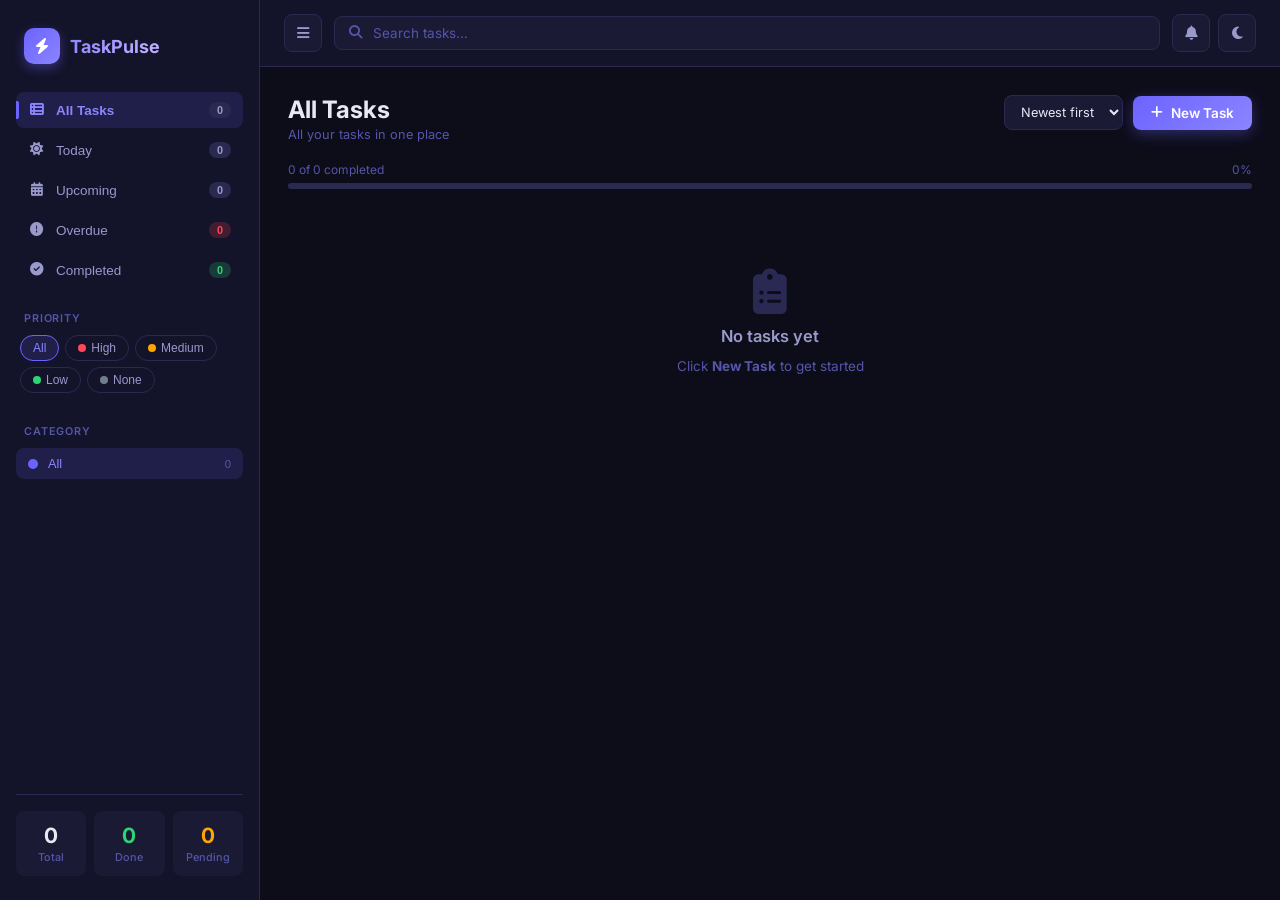
<file: TaskPulse.html>
<!DOCTYPE html>
<html lang="en" data-theme="dark">
<head>
<meta charset="UTF-8" />
<meta name="viewport" content="width=device-width, initial-scale=1.0" />
<title>TaskPulse</title>
<link rel="preconnect" href="https://fonts.googleapis.com" />
<link href="https://fonts.googleapis.com/css2?family=Inter:wght@300;400;500;600;700&display=swap" rel="stylesheet" />
<link rel="stylesheet" href="https://cdnjs.cloudflare.com/ajax/libs/font-awesome/6.4.2/css/all.min.css" />
<style>
/* ══ Variables ════════════════════════════════════════════════ */
:root {
  --bg:       #0d0d1a;
  --bg2:      #13132a;
  --bg3:      #1a1a35;
  --card:     #1e1e3a;
  --card2:    #252545;
  --border:   #2a2a50;
  --border2:  #353560;
  --txt:      #e8e8f5;
  --txt2:     #9999cc;
  --txt3:     #5555aa;
  --accent:   #6c63ff;
  --accent2:  #8b85ff;
  --accentbg: rgba(108,99,255,.15);
  --p-high:   #ff4757;
  --p-med:    #ffa502;
  --p-low:    #2ed573;
  --p-none:   #747d8c;
  --success:  #2ed573;
  --warning:  #ffa502;
  --danger:   #ff4757;
  --info:     #1e90ff;
  --c-general:   #747d8c;
  --c-work:      #5352ed;
  --c-personal:  #ff6b81;
  --c-shopping:  #26de81;
  --c-health:    #45aaf2;
  --c-finance:   #fd9644;
  --c-education: #a55eea;
  --radius:  12px;
  --radius2: 8px;
  --radius3: 6px;
  --shadow:  0 4px 24px rgba(0,0,0,.4);
  --shadow2: 0 8px 40px rgba(0,0,0,.5);
  --trans:   all .2s ease;
}
[data-theme="light"] {
  --bg:       #f0f2ff;
  --bg2:      #ffffff;
  --bg3:      #eaecff;
  --card:     #ffffff;
  --card2:    #f5f6ff;
  --border:   #dde0ff;
  --border2:  #c5c8f5;
  --txt:      #1a1a35;
  --txt2:     #555585;
  --txt3:     #9090bb;
  --accent:   #5a52e0;
  --accent2:  #7b74ff;
  --accentbg: rgba(90,82,224,.1);
  --shadow:   0 4px 24px rgba(90,82,224,.12);
  --shadow2:  0 8px 40px rgba(90,82,224,.18);
}
/* ══ Reset ════════════════════════════════════════════════════ */
*,*::before,*::after{box-sizing:border-box;margin:0;padding:0}
html{font-size:15px}
body{font-family:'Inter',system-ui,sans-serif;background:var(--bg);color:var(--txt);min-height:100vh;transition:background .3s,color .3s;overflow-x:hidden}
::-webkit-scrollbar{width:6px}
::-webkit-scrollbar-track{background:transparent}
::-webkit-scrollbar-thumb{background:var(--border2);border-radius:3px}
::-webkit-scrollbar-thumb:hover{background:var(--txt3)}
/* ══ Layout ═══════════════════════════════════════════════════ */
.app{display:flex;height:100vh;overflow:hidden}
/* Sidebar */
.sidebar{width:260px;min-width:260px;background:var(--bg2);border-right:1px solid var(--border);display:flex;flex-direction:column;padding:24px 16px;gap:8px;overflow-y:auto;transition:width .3s,min-width .3s,transform .3s;z-index:50}
.sidebar.collapsed{width:0;min-width:0;padding:0;overflow:hidden}
.sidebar-logo{display:flex;align-items:center;gap:10px;padding:4px 8px 20px}
.logo-icon{width:36px;height:36px;background:linear-gradient(135deg,var(--accent),var(--accent2));border-radius:10px;display:flex;align-items:center;justify-content:center;font-size:16px;color:#fff;flex-shrink:0;box-shadow:0 4px 12px rgba(108,99,255,.4)}
.logo-text{font-size:1.2rem;font-weight:700;background:linear-gradient(135deg,var(--accent2),#c4b5ff);-webkit-background-clip:text;-webkit-text-fill-color:transparent;background-clip:text;white-space:nowrap}
.sidebar-nav{display:flex;flex-direction:column;gap:4px}
.nav-item{display:flex;align-items:center;gap:10px;padding:10px 12px;border-radius:var(--radius2);background:none;border:none;color:var(--txt2);font-size:.9rem;font-weight:500;cursor:pointer;text-align:left;transition:var(--trans);width:100%;position:relative}
.nav-item i{width:18px;text-align:center;font-size:.9rem}
.nav-item span:not(.nav-badge){flex:1}
.nav-item:hover{background:var(--accentbg);color:var(--txt)}
.nav-item.active{background:var(--accentbg);color:var(--accent2);font-weight:600}
.nav-item.active::before{content:'';position:absolute;left:0;top:25%;bottom:25%;width:3px;background:var(--accent);border-radius:0 2px 2px 0}
.nav-badge{font-size:.72rem;font-weight:600;padding:2px 7px;border-radius:20px;background:var(--border);color:var(--txt2);min-width:22px;text-align:center}
.nav-badge.danger{background:rgba(255,71,87,.2);color:var(--danger)}
.nav-badge.success{background:rgba(46,213,115,.2);color:var(--success)}
.sidebar-section{padding:16px 0 8px}
.section-label{font-size:.72rem;font-weight:600;text-transform:uppercase;letter-spacing:.08em;color:var(--txt3);padding:0 8px 10px}
.priority-filters{display:flex;flex-wrap:wrap;gap:6px;padding:0 4px}
.pf-btn{display:flex;align-items:center;gap:5px;padding:5px 12px;border-radius:20px;border:1px solid var(--border);background:none;color:var(--txt2);font-size:.8rem;font-weight:500;cursor:pointer;transition:var(--trans)}
.pf-btn:hover{border-color:var(--accent);color:var(--txt)}
.pf-btn.active{background:var(--accentbg);border-color:var(--accent);color:var(--accent2)}
.dot{width:8px;height:8px;border-radius:50%;flex-shrink:0}
.dot.high{background:var(--p-high)}
.dot.medium{background:var(--p-med)}
.dot.low{background:var(--p-low)}
.dot.none{background:var(--p-none)}
.category-filters{display:flex;flex-direction:column;gap:4px}
.cat-btn{display:flex;align-items:center;gap:10px;padding:8px 12px;border-radius:var(--radius2);background:none;border:none;color:var(--txt2);font-size:.85rem;cursor:pointer;text-align:left;transition:var(--trans);width:100%}
.cat-btn:hover{background:var(--accentbg);color:var(--txt)}
.cat-btn.active{background:var(--accentbg);color:var(--accent2)}
.cat-dot{width:10px;height:10px;border-radius:50%;flex-shrink:0}
.cat-name{flex:1}
.cat-count{font-size:.75rem;color:var(--txt3)}
.sidebar-stats{margin-top:auto;display:flex;gap:8px;border-top:1px solid var(--border);padding-top:16px}
.stat-block{flex:1;display:flex;flex-direction:column;align-items:center;gap:3px;background:var(--bg3);border-radius:var(--radius2);padding:12px 8px}
.stat-num{font-size:1.4rem;font-weight:700;color:var(--txt)}
.stat-num.success{color:var(--success)}
.stat-num.warning{color:var(--warning)}
.stat-lbl{font-size:.72rem;color:var(--txt3);font-weight:500}
/* Main */
.main{flex:1;display:flex;flex-direction:column;overflow:hidden}
.top-bar{display:flex;align-items:center;gap:12px;padding:14px 24px;background:var(--bg2);border-bottom:1px solid var(--border);flex-shrink:0}
.search-wrap{flex:1;display:flex;align-items:center;gap:10px;background:var(--bg3);border:1px solid var(--border);border-radius:var(--radius2);padding:8px 14px;transition:var(--trans)}
.search-wrap:focus-within{border-color:var(--accent)}
.search-wrap i{color:var(--txt3);font-size:.9rem}
.search-wrap input{flex:1;background:none;border:none;outline:none;color:var(--txt);font-size:.9rem;font-family:inherit}
.search-wrap input::placeholder{color:var(--txt3)}
.top-actions{display:flex;gap:8px}
.icon-btn{width:38px;height:38px;display:flex;align-items:center;justify-content:center;background:var(--bg3);border:1px solid var(--border);border-radius:var(--radius2);color:var(--txt2);cursor:pointer;font-size:.95rem;transition:var(--trans);position:relative;flex-shrink:0}
.icon-btn:hover{background:var(--accentbg);border-color:var(--accent);color:var(--accent2)}
.notif-dot{position:absolute;top:6px;right:6px;width:8px;height:8px;border-radius:50%;background:var(--success);border:2px solid var(--bg2);display:none}
.notif-dot.active{display:block}
.content{flex:1;overflow-y:auto;padding:28px 28px 40px;display:flex;flex-direction:column;gap:20px}
.content-head{display:flex;align-items:flex-start;justify-content:space-between;flex-wrap:wrap;gap:16px}
.view-title{font-size:1.6rem;font-weight:700;color:var(--txt)}
.view-sub{font-size:.85rem;color:var(--txt3);margin-top:3px}
.content-controls{display:flex;align-items:center;gap:10px;flex-wrap:wrap}
.sort-sel{padding:8px 12px;background:var(--bg3);border:1px solid var(--border);border-radius:var(--radius2);color:var(--txt);font-size:.85rem;font-family:inherit;cursor:pointer;outline:none;transition:var(--trans)}
.sort-sel:hover{border-color:var(--accent)}
.add-btn{display:flex;align-items:center;gap:8px;padding:9px 18px;background:linear-gradient(135deg,var(--accent),var(--accent2));color:#fff;border:none;border-radius:var(--radius2);font-size:.9rem;font-weight:600;font-family:inherit;cursor:pointer;transition:var(--trans);box-shadow:0 4px 14px rgba(108,99,255,.35)}
.add-btn:hover{transform:translateY(-1px);box-shadow:0 6px 20px rgba(108,99,255,.45)}
.add-btn:active{transform:translateY(0)}
.progress-wrap{display:flex;flex-direction:column;gap:6px}
.progress-meta{display:flex;justify-content:space-between;font-size:.8rem;color:var(--txt3)}
.progress-bar{height:6px;background:var(--border);border-radius:3px;overflow:hidden}
.progress-fill{height:100%;background:linear-gradient(90deg,var(--accent),var(--accent2));border-radius:3px;transition:width .4s ease}
/* Task list */
.task-list{display:flex;flex-direction:column;gap:10px}
.empty-state{display:flex;flex-direction:column;align-items:center;justify-content:center;gap:12px;padding:60px 20px;color:var(--txt3);text-align:center}
.empty-state i{font-size:3rem;opacity:.4}
.empty-state h3{font-size:1.1rem;font-weight:600;color:var(--txt2)}
.empty-state p{font-size:.9rem}
/* Task card */
.task-card{background:var(--card);border:1px solid var(--border);border-radius:var(--radius);padding:16px 18px;display:flex;align-items:flex-start;gap:14px;transition:var(--trans);position:relative;border-left:4px solid transparent;animation:slideIn .2s ease}
@keyframes slideIn{from{opacity:0;transform:translateY(8px)}to{opacity:1;transform:translateY(0)}}
.task-card:hover{border-color:var(--border2);background:var(--card2);transform:translateY(-1px);box-shadow:var(--shadow)}
.task-card[data-priority="high"]{border-left-color:var(--p-high)}
.task-card[data-priority="medium"]{border-left-color:var(--p-med)}
.task-card[data-priority="low"]{border-left-color:var(--p-low)}
.task-card[data-priority="none"]{border-left-color:var(--p-none)}
.task-card.done{opacity:.6;background:var(--bg3)}
.task-card.done .task-title{text-decoration:line-through;color:var(--txt3)}
.task-card.overdue{border-left-color:var(--danger)}
.task-card.overdue .task-due{color:var(--danger);font-weight:600}
.task-check{width:20px;height:20px;border:2px solid var(--border2);border-radius:50%;background:none;cursor:pointer;flex-shrink:0;margin-top:2px;display:flex;align-items:center;justify-content:center;transition:var(--trans);color:transparent;font-size:.7rem}
.task-check:hover{border-color:var(--success);color:var(--success)}
.task-check.checked{border-color:var(--success);background:var(--success);color:#fff}
.task-body{flex:1;min-width:0}
.task-title{font-size:.95rem;font-weight:600;color:var(--txt);margin-bottom:4px;line-height:1.3;word-break:break-word}
.task-desc{font-size:.82rem;color:var(--txt2);margin-bottom:10px;line-height:1.5;word-break:break-word;display:-webkit-box;-webkit-line-clamp:2;line-clamp:2;-webkit-box-orient:vertical;overflow:hidden}
.task-meta{display:flex;align-items:center;flex-wrap:wrap;gap:8px}
.badge{display:inline-flex;align-items:center;gap:4px;padding:3px 9px;border-radius:20px;font-size:.72rem;font-weight:600}
.badge-priority-high{background:rgba(255,71,87,.15);color:var(--p-high)}
.badge-priority-medium{background:rgba(255,165,2,.15);color:var(--p-med)}
.badge-priority-low{background:rgba(46,213,115,.15);color:var(--p-low)}
.badge-priority-none{background:rgba(116,125,140,.15);color:var(--p-none)}
.badge-cat{border-radius:20px;font-size:.72rem;font-weight:600;padding:3px 9px;color:#fff;opacity:.85}
.badge-cat-general{background:var(--c-general)}
.badge-cat-work{background:var(--c-work)}
.badge-cat-personal{background:var(--c-personal)}
.badge-cat-shopping{background:var(--c-shopping)}
.badge-cat-health{background:var(--c-health)}
.badge-cat-finance{background:var(--c-finance)}
.badge-cat-education{background:var(--c-education)}
.task-due,.task-alarm{display:inline-flex;align-items:center;gap:4px;font-size:.75rem;color:var(--txt3)}
.task-due i,.task-alarm i{font-size:.7rem}
.task-actions{display:flex;gap:4px;flex-shrink:0;opacity:0;transition:opacity .15s ease}
.task-card:hover .task-actions{opacity:1}
.act-btn{width:30px;height:30px;display:flex;align-items:center;justify-content:center;background:var(--bg3);border:1px solid var(--border);border-radius:var(--radius3);color:var(--txt2);cursor:pointer;font-size:.78rem;transition:var(--trans)}
.act-btn:hover{background:var(--accentbg);border-color:var(--accent);color:var(--accent2)}
.act-btn.del-btn:hover{background:rgba(255,71,87,.15);border-color:var(--danger);color:var(--danger)}
.alarm-indicator{position:absolute;top:10px;right:10px;width:8px;height:8px;border-radius:50%;background:var(--warning);animation:pulse 2s infinite;display:none}
.task-card.has-alarm .alarm-indicator{display:block}
@keyframes pulse{0%,100%{opacity:1;transform:scale(1)}50%{opacity:.5;transform:scale(1.3)}}
/* Modal */
.overlay{position:fixed;inset:0;background:rgba(0,0,0,.65);backdrop-filter:blur(4px);display:flex;align-items:center;justify-content:center;z-index:200;opacity:0;pointer-events:none;transition:opacity .2s ease;padding:20px}
.overlay.open{opacity:1;pointer-events:all}
.modal{background:var(--bg2);border:1px solid var(--border);border-radius:var(--radius);width:100%;max-width:520px;max-height:90vh;overflow-y:auto;transform:scale(.95) translateY(10px);transition:transform .2s ease;box-shadow:var(--shadow2)}
.overlay.open .modal{transform:scale(1) translateY(0)}
.confirm-modal{max-width:420px}
.modal-head{display:flex;align-items:center;justify-content:space-between;padding:20px 22px 0;margin-bottom:20px}
.modal-head h2{font-size:1.1rem;font-weight:700}
.modal-body{padding:0 22px}
.modal-foot{display:flex;justify-content:flex-end;gap:10px;padding:20px 22px 22px}
/* Form */
.field{display:flex;flex-direction:column;gap:6px;margin-bottom:16px}
.field label{font-size:.82rem;font-weight:600;color:var(--txt2)}
.field label i{margin-right:4px;font-size:.78rem}
.req{color:var(--danger)}
.field input,.field select,.field textarea{padding:10px 13px;background:var(--bg3);border:1px solid var(--border);border-radius:var(--radius2);color:var(--txt);font-size:.88rem;font-family:inherit;outline:none;transition:var(--trans);width:100%;resize:vertical}
.field input:focus,.field select:focus,.field textarea:focus{border-color:var(--accent);background:var(--bg);box-shadow:0 0 0 3px var(--accentbg)}
.field input::-webkit-calendar-picker-indicator{filter:invert(.6);cursor:pointer}
.field-row{display:flex;gap:14px}
.field-row .field{flex:1;min-width:0}
/* Buttons */
.btn{display:inline-flex;align-items:center;gap:7px;padding:10px 18px;border-radius:var(--radius2);font-size:.88rem;font-weight:600;font-family:inherit;cursor:pointer;border:none;transition:var(--trans)}
.btn.primary{background:linear-gradient(135deg,var(--accent),var(--accent2));color:#fff;box-shadow:0 4px 14px rgba(108,99,255,.35)}
.btn.primary:hover{transform:translateY(-1px);box-shadow:0 6px 20px rgba(108,99,255,.45)}
.btn.ghost{background:var(--bg3);color:var(--txt2);border:1px solid var(--border)}
.btn.ghost:hover{background:var(--border);color:var(--txt)}
.btn.danger{background:rgba(255,71,87,.15);color:var(--danger);border:1px solid rgba(255,71,87,.3)}
.btn.danger:hover{background:var(--danger);color:#fff}
/* Toasts */
.toast-wrap{position:fixed;bottom:24px;right:24px;display:flex;flex-direction:column;gap:10px;z-index:999;pointer-events:none}
.toast{display:flex;align-items:center;gap:10px;padding:13px 18px;background:var(--card2);border:1px solid var(--border);border-radius:var(--radius2);font-size:.85rem;font-weight:500;color:var(--txt);box-shadow:var(--shadow);animation:toastIn .25s ease;pointer-events:all;min-width:260px;max-width:360px}
@keyframes toastIn{from{opacity:0;transform:translateX(40px)}to{opacity:1;transform:translateX(0)}}
.toast.out{animation:toastOut .25s ease forwards}
@keyframes toastOut{from{opacity:1;transform:translateX(0)}to{opacity:0;transform:translateX(40px)}}
.toast i{font-size:1rem;flex-shrink:0}
.toast.success i{color:var(--success)}
.toast.error   i{color:var(--danger)}
.toast.warning i{color:var(--warning)}
.toast.info    i{color:var(--info)}
.toast.alarm   i{color:var(--warning);animation:shake .5s ease}
@keyframes shake{0%,100%{transform:rotate(0)}25%{transform:rotate(-15deg)}75%{transform:rotate(15deg)}}
/* Subtasks – card */
.subtask-progress{margin-top:10px;padding-top:10px;border-top:1px solid var(--border)}
.subtask-progress-info{display:flex;justify-content:space-between;align-items:center;margin-bottom:5px}
.subtask-progress-label{font-size:.75rem;color:var(--txt3);display:flex;align-items:center;gap:5px}
.subtask-progress-pct{font-size:.8rem;font-weight:700}
.subtask-bar{height:5px;background:var(--border);border-radius:3px;overflow:hidden}
.subtask-bar-fill{height:100%;border-radius:3px;transition:width .4s ease}
.subtask-section{margin-top:8px}
.subtask-toggle-btn{display:inline-flex;align-items:center;gap:6px;background:none;border:none;color:var(--txt3);font-size:.78rem;font-weight:600;cursor:pointer;padding:3px 0;transition:var(--trans)}
.subtask-toggle-btn:hover{color:var(--accent2)}
.subtask-toggle-btn .chevron{font-size:.68rem;transition:transform .2s ease}
.subtask-toggle-btn.open .chevron{transform:rotate(90deg)}
.subtask-list-wrap{overflow:hidden;max-height:0;transition:max-height .3s ease}
.subtask-list-wrap.open{max-height:600px}
.subtask-list{display:flex;flex-direction:column;gap:5px;padding-top:8px}
.subtask-item{display:flex;align-items:center;gap:9px;padding:7px 10px;border-radius:var(--radius3);background:var(--bg3);transition:var(--trans)}
.subtask-item:hover{background:var(--border)}
.subtask-item.done .subtask-item-title{text-decoration:line-through;color:var(--txt3)}
.subtask-chk{width:16px;height:16px;border:1.5px solid var(--border2);border-radius:50%;background:none;cursor:pointer;flex-shrink:0;display:flex;align-items:center;justify-content:center;color:transparent;font-size:.58rem;transition:var(--trans)}
.subtask-chk:hover{border-color:var(--success);color:var(--success)}
.subtask-chk.checked{border-color:var(--success);background:var(--success);color:#fff}
.subtask-item-title{font-size:.83rem;color:var(--txt);flex:1;line-height:1.3}
/* Subtasks – modal form */
.subtask-form-section{margin-top:4px}
.subtask-input-row{display:flex;gap:8px;margin-bottom:8px}
.subtask-input-row input{flex:1;padding:9px 12px;background:var(--bg3);border:1px solid var(--border);border-radius:var(--radius2);color:var(--txt);font-size:.85rem;font-family:inherit;outline:none;transition:var(--trans)}
.subtask-input-row input:focus{border-color:var(--accent);box-shadow:0 0 0 3px var(--accentbg)}
.subtask-add-btn{padding:9px 13px;background:var(--accentbg);border:1px solid var(--accent);border-radius:var(--radius2);color:var(--accent2);font-size:.82rem;font-weight:600;cursor:pointer;white-space:nowrap;transition:var(--trans);font-family:inherit}
.subtask-add-btn:hover{background:var(--accent);color:#fff}
.subtask-form-list{display:flex;flex-direction:column;gap:5px;max-height:160px;overflow-y:auto}
.subtask-form-item{display:flex;align-items:center;gap:8px;padding:7px 10px;background:var(--bg3);border-radius:var(--radius3);border:1px solid var(--border)}
.subtask-form-item span{flex:1;font-size:.83rem;color:var(--txt)}
.subtask-remove-btn{background:none;border:none;color:var(--txt3);cursor:pointer;font-size:.78rem;padding:2px 5px;border-radius:3px;transition:var(--trans);flex-shrink:0}
.subtask-remove-btn:hover{color:var(--danger);background:rgba(255,71,87,.12)}
/* Responsive */
@media(max-width:768px){
  .sidebar{position:fixed;top:0;left:0;bottom:0;transform:translateX(-100%);z-index:100;box-shadow:var(--shadow2)}
  .sidebar.mobile-open{transform:translateX(0)}
  .content{padding:20px 16px 40px}
  .content-head{flex-direction:column}
  .field-row{flex-direction:column}
  .sort-sel,.add-btn{width:100%;justify-content:center}
}
</style>
</head>
<body>

<div class="app">
  <aside class="sidebar" id="sidebar">
    <div class="sidebar-logo">
      <div class="logo-icon"><i class="fas fa-bolt"></i></div>
      <span class="logo-text">TaskPulse</span>
    </div>
    <nav class="sidebar-nav">
      <button class="nav-item active" data-view="all">
        <i class="fas fa-th-list"></i><span>All Tasks</span>
        <span class="nav-badge" id="badge-all">0</span>
      </button>
      <button class="nav-item" data-view="today">
        <i class="fas fa-sun"></i><span>Today</span>
        <span class="nav-badge" id="badge-today">0</span>
      </button>
      <button class="nav-item" data-view="upcoming">
        <i class="fas fa-calendar-days"></i><span>Upcoming</span>
        <span class="nav-badge" id="badge-upcoming">0</span>
      </button>
      <button class="nav-item" data-view="overdue">
        <i class="fas fa-circle-exclamation"></i><span>Overdue</span>
        <span class="nav-badge danger" id="badge-overdue">0</span>
      </button>
      <button class="nav-item" data-view="completed">
        <i class="fas fa-circle-check"></i><span>Completed</span>
        <span class="nav-badge success" id="badge-completed">0</span>
      </button>
    </nav>

    <div class="sidebar-section">
      <h3 class="section-label">Priority</h3>
      <div class="priority-filters">
        <button class="pf-btn active" data-priority="all">All</button>
        <button class="pf-btn" data-priority="high"><span class="dot high"></span>High</button>
        <button class="pf-btn" data-priority="medium"><span class="dot medium"></span>Medium</button>
        <button class="pf-btn" data-priority="low"><span class="dot low"></span>Low</button>
        <button class="pf-btn" data-priority="none"><span class="dot none"></span>None</button>
      </div>
    </div>

    <div class="sidebar-section">
      <h3 class="section-label">Category</h3>
      <div id="categoryFilters" class="category-filters"></div>
    </div>

    <div class="sidebar-stats">
      <div class="stat-block">
        <span class="stat-num" id="stat-total">0</span>
        <span class="stat-lbl">Total</span>
      </div>
      <div class="stat-block">
        <span class="stat-num success" id="stat-done">0</span>
        <span class="stat-lbl">Done</span>
      </div>
      <div class="stat-block">
        <span class="stat-num warning" id="stat-pending">0</span>
        <span class="stat-lbl">Pending</span>
      </div>
    </div>
  </aside>

  <main class="main">
    <header class="top-bar">
      <button class="icon-btn" id="sidebarToggle" title="Toggle sidebar">
        <i class="fas fa-bars"></i>
      </button>
      <div class="search-wrap">
        <i class="fas fa-magnifying-glass"></i>
        <input id="searchInput" type="text" placeholder="Search tasks…" autocomplete="off" />
      </div>
      <div class="top-actions">
        <button class="icon-btn" id="notifBtn" title="Enable notifications">
          <i class="fas fa-bell"></i>
          <span class="notif-dot" id="notifDot"></span>
        </button>
        <button class="icon-btn" id="themeBtn" title="Toggle theme">
          <i class="fas fa-moon" id="themeIcon"></i>
        </button>
      </div>
    </header>

    <div class="content">
      <div class="content-head">
        <div>
          <h1 class="view-title" id="viewTitle">All Tasks</h1>
          <p class="view-sub" id="viewSub">All your tasks in one place</p>
        </div>
        <div class="content-controls">
          <select class="sort-sel" id="sortSel">
            <option value="newest">Newest first</option>
            <option value="oldest">Oldest first</option>
            <option value="due_asc">Due date ↑</option>
            <option value="due_desc">Due date ↓</option>
            <option value="priority">By priority</option>
            <option value="alpha">A → Z</option>
          </select>
          <button class="add-btn" id="addBtn">
            <i class="fas fa-plus"></i> New Task
          </button>
        </div>
      </div>

      <div class="progress-wrap">
        <div class="progress-meta">
          <span id="progText">0 of 0 completed</span>
          <span id="progPct">0%</span>
        </div>
        <div class="progress-bar"><div class="progress-fill" id="progFill"></div></div>
      </div>

      <div class="task-list" id="taskList">
        <div class="empty-state" id="emptyState">
          <i class="fas fa-clipboard-list"></i>
          <h3>No tasks yet</h3>
          <p>Click <strong>New Task</strong> to get started</p>
        </div>
      </div>
    </div>
  </main>
</div>

<!-- Task modal -->
<div class="overlay" id="overlay">
  <div class="modal" id="modal">
    <div class="modal-head">
      <h2 id="modalTitle">New Task</h2>
      <button class="icon-btn" id="modalClose"><i class="fas fa-xmark"></i></button>
    </div>
    <div class="modal-body">
      <div class="field">
        <label>Title <span class="req">*</span></label>
        <input id="fTitle" type="text" placeholder="What needs to be done?" />
      </div>
      <div class="field">
        <label>Description</label>
        <textarea id="fDesc" placeholder="Add details…" rows="3"></textarea>
      </div>
      <div class="field-row">
        <div class="field">
          <label>Priority</label>
          <select id="fPriority">
            <option value="high">🔴 High</option>
            <option value="medium" selected>🟡 Medium</option>
            <option value="low">🟢 Low</option>
            <option value="none">⚪ None</option>
          </select>
        </div>
        <div class="field">
          <label>Category</label>
          <select id="fCategory">
            <option value="general">📋 General</option>
            <option value="work">💼 Work</option>
            <option value="personal">👤 Personal</option>
            <option value="shopping">🛒 Shopping</option>
            <option value="health">❤️ Health</option>
            <option value="finance">💰 Finance</option>
            <option value="education">📚 Education</option>
          </select>
        </div>
      </div>
      <div class="field-row">
        <div class="field">
          <label><i class="fas fa-calendar-alt"></i> Due Date</label>
          <input id="fDue" type="date" />
        </div>
        <div class="field">
          <label><i class="fas fa-bell"></i> Alarm / Reminder</label>
          <input id="fAlarm" type="datetime-local" />
        </div>
      </div>
      <div class="field subtask-form-section">
        <label><i class="fas fa-list-check"></i> Subtasks</label>
        <div class="subtask-input-row">
          <input id="fSubtaskInput" type="text" placeholder="Add a subtask and press Enter…" />
          <button class="subtask-add-btn" id="fSubtaskAdd" type="button"><i class="fas fa-plus"></i> Add</button>
        </div>
        <div class="subtask-form-list" id="fSubtaskList"></div>
      </div>
    </div>
    <div class="modal-foot">
      <button class="btn ghost" id="cancelBtn">Cancel</button>
      <button class="btn primary" id="saveBtn"><i class="fas fa-floppy-disk"></i> Save Task</button>
    </div>
  </div>
</div>

<!-- Delete confirm -->
<div class="overlay" id="confirmOverlay">
  <div class="modal confirm-modal">
    <div class="modal-head">
      <h2>Delete Task?</h2>
      <button class="icon-btn" id="confirmClose"><i class="fas fa-xmark"></i></button>
    </div>
    <div class="modal-body">
      <p>Are you sure you want to delete <strong id="confirmTaskName"></strong>? This cannot be undone.</p>
    </div>
    <div class="modal-foot">
      <button class="btn ghost" id="confirmNo">Cancel</button>
      <button class="btn danger" id="confirmYes"><i class="fas fa-trash"></i> Delete</button>
    </div>
  </div>
</div>

<div class="toast-wrap" id="toastWrap"></div>

<script>
/* ══════════════════════════════════════════════════════════════
   TaskPulse — localStorage edition
══════════════════════════════════════════════════════════════ */
const CAT_META = {
  general:   { emoji: '📋', color: '#747d8c', label: 'General' },
  work:      { emoji: '💼', color: '#5352ed', label: 'Work' },
  personal:  { emoji: '👤', color: '#ff6b81', label: 'Personal' },
  shopping:  { emoji: '🛒', color: '#26de81', label: 'Shopping' },
  health:    { emoji: '❤️', color: '#45aaf2', label: 'Health' },
  finance:   { emoji: '💰', color: '#fd9644', label: 'Finance' },
  education: { emoji: '📚', color: '#a55eea', label: 'Education' },
};
const PRI_ORDER = { high: 0, medium: 1, low: 2, none: 3 };
const TOAST_ICONS = { success:'fa-circle-check', error:'fa-circle-xmark', warning:'fa-triangle-exclamation', info:'fa-circle-info', alarm:'fa-bell' };

let tasks            = JSON.parse(localStorage.getItem('tp_tasks') || '[]');
let nextId           = parseInt(localStorage.getItem('tp_nextId') || '1');
let editingId        = null;
let deleteId         = null;
let currentView      = 'all';
let currentPri       = 'all';
let currentCat       = 'all';
let searchQuery      = '';
let sortMode         = 'newest';
let firedAlarms      = new Set(JSON.parse(localStorage.getItem('tp_firedAlarms') || '[]'));
let formSubtasks     = [];
let openSubtaskLists = new Set();

const $ = id => document.getElementById(id);

function saveTasks() {
  localStorage.setItem('tp_tasks', JSON.stringify(tasks));
  localStorage.setItem('tp_nextId', String(nextId));
}

/* ── Init ──────────────────────────────────────────────────── */
document.addEventListener('DOMContentLoaded', () => {
  loadTheme();
  setupListeners();
  render();
  startAlarmChecker();
  requestNotifPermission();
});

/* ── Filtering ─────────────────────────────────────────────── */
function getFiltered() {
  const today = todayStr();
  let list = tasks.filter(t => {
    if (searchQuery) {
      const q = searchQuery.toLowerCase();
      if (!t.title.toLowerCase().includes(q) && !(t.description||'').toLowerCase().includes(q)) return false;
    }
    if (currentPri !== 'all' && t.priority !== currentPri) return false;
    if (currentCat !== 'all' && t.category !== currentCat) return false;
    switch (currentView) {
      case 'today':    return t.due_date === today && !t.completed;
      case 'upcoming': return t.due_date && t.due_date > today && !t.completed;
      case 'overdue':  return t.due_date && t.due_date < today && !t.completed;
      case 'completed':return !!t.completed;
      default: return true;
    }
  });
  list.sort((a,b) => {
    switch (sortMode) {
      case 'oldest':   return a.id - b.id;
      case 'due_asc':  return cmpDate(a.due_date, b.due_date, true);
      case 'due_desc': return cmpDate(a.due_date, b.due_date, false);
      case 'priority': return (PRI_ORDER[a.priority]??3) - (PRI_ORDER[b.priority]??3);
      case 'alpha':    return a.title.localeCompare(b.title);
      default:         return b.id - a.id;
    }
  });
  return list;
}

function cmpDate(a,b,asc) {
  if (!a&&!b) return 0;
  if (!a) return asc?1:-1;
  if (!b) return asc?-1:1;
  return asc?a.localeCompare(b):b.localeCompare(a);
}

function todayStr() { return new Date().toISOString().slice(0,10); }

/* ── Render ────────────────────────────────────────────────── */
function render() {
  renderBadges();
  renderCategoryFilters();
  renderStats();
  renderProgress();
  renderTasks();
}

function renderBadges() {
  const today = todayStr();
  $('badge-all').textContent       = tasks.length;
  $('badge-today').textContent     = tasks.filter(t=>t.due_date===today&&!t.completed).length;
  $('badge-upcoming').textContent  = tasks.filter(t=>t.due_date&&t.due_date>today&&!t.completed).length;
  $('badge-overdue').textContent   = tasks.filter(t=>t.due_date&&t.due_date<today&&!t.completed).length;
  $('badge-completed').textContent = tasks.filter(t=>t.completed).length;
}

function renderStats() {
  $('stat-total').textContent   = tasks.length;
  $('stat-done').textContent    = tasks.filter(t=>t.completed).length;
  $('stat-pending').textContent = tasks.filter(t=>!t.completed).length;
}

function renderProgress() {
  const total = tasks.length;
  const done  = tasks.filter(t=>t.completed).length;
  const pct   = total ? Math.round((done/total)*100) : 0;
  $('progText').textContent = `${done} of ${total} completed`;
  $('progPct').textContent  = `${pct}%`;
  $('progFill').style.width = `${pct}%`;
}

function renderCategoryFilters() {
  const counts = {};
  tasks.forEach(t => { counts[t.category] = (counts[t.category]||0)+1; });
  const wrap = $('categoryFilters');
  wrap.innerHTML = '';
  const allBtn = el('button','cat-btn'+(currentCat==='all'?' active':''));
  allBtn.dataset.cat = 'all';
  allBtn.innerHTML = `<span class="cat-dot" style="background:#6c63ff"></span><span class="cat-name">All</span><span class="cat-count">${tasks.length}</span>`;
  allBtn.addEventListener('click', ()=>setCat('all'));
  wrap.appendChild(allBtn);
  Object.entries(counts).forEach(([cat,cnt])=>{
    const meta = CAT_META[cat]||CAT_META.general;
    const btn  = el('button','cat-btn'+(currentCat===cat?' active':''));
    btn.dataset.cat = cat;
    btn.innerHTML = `<span class="cat-dot" style="background:${meta.color}"></span><span class="cat-name">${meta.emoji} ${meta.label}</span><span class="cat-count">${cnt}</span>`;
    btn.addEventListener('click',()=>setCat(cat));
    wrap.appendChild(btn);
  });
}

function renderTasks() {
  const list   = getFiltered();
  const wrap   = $('taskList');
  const empty  = $('emptyState');
  [...wrap.children].forEach(c=>{ if(c.id!=='emptyState') c.remove(); });
  if (list.length===0) { empty.style.display=''; return; }
  empty.style.display = 'none';
  list.forEach(t => wrap.appendChild(buildCard(t)));
}

function buildCard(t) {
  const today   = todayStr();
  const overdue = t.due_date && t.due_date < today && !t.completed;
  const card = el('div','task-card'+(t.completed?' done':'')+(overdue?' overdue':'')+(t.alarm_time?' has-alarm':''));
  card.dataset.id       = t.id;
  card.dataset.priority = t.priority||'none';

  const dot = el('div','alarm-indicator');
  dot.title = 'Alarm set';
  card.appendChild(dot);

  const chk = el('button','task-check'+(t.completed?' checked':''));
  chk.innerHTML = '<i class="fas fa-check"></i>';
  chk.title = t.completed?'Mark incomplete':'Mark complete';
  chk.addEventListener('click',()=>toggleComplete(t.id));
  card.appendChild(chk);

  const body = el('div','task-body');
  const title = el('div','task-title');
  title.textContent = t.title;
  body.appendChild(title);

  if (t.description) {
    const desc = el('div','task-desc');
    desc.textContent = t.description;
    body.appendChild(desc);
  }

  const meta = el('div','task-meta');
  const pb = el('span',`badge badge-priority-${t.priority||'none'}`);
  pb.innerHTML = `<span class="dot ${t.priority||'none'}"></span> ${cap(t.priority||'none')}`;
  meta.appendChild(pb);

  const cm = CAT_META[t.category]||CAT_META.general;
  const cb = el('span',`badge badge-cat badge-cat-${t.category||'general'}`);
  cb.textContent = `${cm.emoji} ${cm.label}`;
  meta.appendChild(cb);

  if (t.due_date) {
    const d = el('span','task-due');
    d.innerHTML = `<i class="fas fa-calendar-alt"></i> ${fmtDate(t.due_date)}`;
    meta.appendChild(d);
  }
  if (t.alarm_time) {
    const a = el('span','task-alarm');
    a.innerHTML = `<i class="fas fa-bell"></i> ${fmtDatetime(t.alarm_time)}`;
    meta.appendChild(a);
  }

  body.appendChild(meta);

  // Subtask progress + expandable list
  const subs = t.subtasks||[];
  if (subs.length > 0) {
    const done  = subs.filter(s=>s.completed).length;
    const total = subs.length;
    const pct   = Math.round((done/total)*100);
    const clr   = pct===100 ? 'var(--success)' : 'var(--accent2)';

    const sp = el('div','subtask-progress');
    sp.innerHTML = `
      <div class="subtask-progress-info">
        <span class="subtask-progress-label"><i class="fas fa-list-check"></i> ${done} of ${total} subtask${total!==1?'s':''}</span>
        <span class="subtask-progress-pct" style="color:${clr}">${pct}%</span>
      </div>
      <div class="subtask-bar"><div class="subtask-bar-fill" style="width:${pct}%;background:${clr}"></div></div>`;
    body.appendChild(sp);

    const ss = el('div','subtask-section');
    const stBtn = el('button','subtask-toggle-btn'+(openSubtaskLists.has(t.id)?' open':''));
    stBtn.innerHTML = `<i class="fas fa-chevron-right chevron"></i> ${total} subtask${total!==1?'s':''}`;

    const slWrap = el('div','subtask-list-wrap'+(openSubtaskLists.has(t.id)?' open':''));
    const sl = el('div','subtask-list');
    subs.forEach(s=>{
      const si = el('div','subtask-item'+(s.completed?' done':''));
      const sc = el('button','subtask-chk'+(s.completed?' checked':''));
      sc.innerHTML = '<i class="fas fa-check"></i>';
      sc.title = s.completed?'Mark incomplete':'Mark complete';
      sc.addEventListener('click', e=>{ e.stopPropagation(); toggleSubtask(t.id, s.id); });
      const st = el('span','subtask-item-title');
      st.textContent = s.title;
      si.appendChild(sc);
      si.appendChild(st);
      sl.appendChild(si);
    });
    slWrap.appendChild(sl);

    stBtn.addEventListener('click', ()=>toggleSubtaskList(t.id, stBtn, slWrap));
    ss.appendChild(stBtn);
    ss.appendChild(slWrap);
    body.appendChild(ss);
  }

  card.appendChild(body);

  const acts = el('div','task-actions');
  const eb = el('button','act-btn');
  eb.title = 'Edit';
  eb.innerHTML = '<i class="fas fa-pen"></i>';
  eb.addEventListener('click',()=>openEdit(t.id));
  acts.appendChild(eb);
  const db = el('button','act-btn del-btn');
  db.title = 'Delete';
  db.innerHTML = '<i class="fas fa-trash"></i>';
  db.addEventListener('click',()=>openConfirmDelete(t.id));
  acts.appendChild(db);
  card.appendChild(acts);
  return card;
}

/* ── Listeners ─────────────────────────────────────────────── */
function setupListeners() {
  document.querySelectorAll('.nav-item').forEach(b=>b.addEventListener('click',()=>setView(b.dataset.view)));
  document.querySelectorAll('.pf-btn').forEach(b=>b.addEventListener('click',()=>setPriority(b.dataset.priority)));
  $('searchInput').addEventListener('input',e=>{ searchQuery=e.target.value.trim(); render(); });
  $('sortSel').addEventListener('change',e=>{ sortMode=e.target.value; render(); });
  $('addBtn').addEventListener('click',openAdd);
  $('sidebarToggle').addEventListener('click',toggleSidebar);
  $('themeBtn').addEventListener('click',toggleTheme);
  $('notifBtn').addEventListener('click',requestNotifPermission);
  $('modalClose').addEventListener('click',closeModal);
  $('cancelBtn').addEventListener('click',closeModal);
  $('saveBtn').addEventListener('click',saveTask);
  $('overlay').addEventListener('click',e=>{ if(e.target===$('overlay')) closeModal(); });
  $('confirmClose').addEventListener('click',closeConfirm);
  $('confirmNo').addEventListener('click',closeConfirm);
  $('confirmYes').addEventListener('click',confirmDelete);
  $('confirmOverlay').addEventListener('click',e=>{ if(e.target===$('confirmOverlay')) closeConfirm(); });
  $('fSubtaskAdd').addEventListener('click', addSubtaskToForm);
  $('fSubtaskInput').addEventListener('keydown', e=>{
    if (e.key==='Enter') { e.preventDefault(); e.stopPropagation(); addSubtaskToForm(); }
  });
  document.addEventListener('keydown',e=>{
    if(e.key==='Escape'){ closeModal(); closeConfirm(); }
    if(e.key==='Enter'&&$('overlay').classList.contains('open')
      &&document.activeElement.tagName!=='TEXTAREA'
      &&document.activeElement.id!=='fSubtaskInput') saveTask();
  });
}

/* ── View / filter ─────────────────────────────────────────── */
function setView(v) {
  currentView = v;
  document.querySelectorAll('.nav-item').forEach(b=>b.classList.toggle('active',b.dataset.view===v));
  const L = { all:['All Tasks','All your tasks in one place'], today:["Today","Tasks due today"],
    upcoming:['Upcoming','Tasks due in the future'], overdue:['Overdue','Tasks past their due date'],
    completed:['Completed','Tasks you\'ve finished'] };
  $('viewTitle').textContent = L[v][0];
  $('viewSub').textContent   = L[v][1];
  render();
}

function setPriority(p) {
  currentPri = p;
  document.querySelectorAll('.pf-btn').forEach(b=>b.classList.toggle('active',b.dataset.priority===p));
  render();
}

function setCat(c) { currentCat=c; render(); }

/* ── Modal ─────────────────────────────────────────────────── */
function openAdd() {
  editingId = null;
  $('modalTitle').textContent = 'New Task';
  $('saveBtn').innerHTML = '<i class="fas fa-plus"></i> Add Task';
  clearForm();
  $('overlay').classList.add('open');
  setTimeout(()=>$('fTitle').focus(),80);
}

function openEdit(id) {
  const t = tasks.find(x=>x.id===id);
  if (!t) return;
  editingId = id;
  $('modalTitle').textContent = 'Edit Task';
  $('saveBtn').innerHTML = '<i class="fas fa-floppy-disk"></i> Save Changes';
  $('fTitle').value    = t.title;
  $('fDesc').value     = t.description||'';
  $('fPriority').value = t.priority||'medium';
  $('fCategory').value = t.category||'general';
  $('fDue').value      = t.due_date||'';
  $('fAlarm').value    = t.alarm_time||'';
  formSubtasks = (t.subtasks||[]).map(s=>({...s}));
  renderFormSubtasks();
  $('overlay').classList.add('open');
  setTimeout(()=>$('fTitle').focus(),80);
}

function closeModal() { $('overlay').classList.remove('open'); editingId=null; }

function clearForm() {
  $('fTitle').value=''; $('fDesc').value='';
  $('fPriority').value='medium'; $('fCategory').value='general';
  $('fDue').value=''; $('fAlarm').value='';
  formSubtasks = [];
  renderFormSubtasks();
}

function saveTask() {
  const title = $('fTitle').value.trim();
  if (!title) {
    $('fTitle').focus();
    $('fTitle').style.borderColor='var(--danger)';
    setTimeout(()=>$('fTitle').style.borderColor='',1500);
    toast('Please enter a title','error'); return;
  }
  const payload = {
    title, description:$('fDesc').value.trim(),
    priority:$('fPriority').value, category:$('fCategory').value,
    due_date:$('fDue').value, alarm_time:$('fAlarm').value,
    subtasks: formSubtasks,
  };
  if (editingId !== null) {
    tasks = tasks.map(t=>t.id===editingId ? {...t,...payload} : t);
    // Remove from fired alarms so alarm can re-fire if time changed
    firedAlarms.delete(String(editingId));
    toast('Task updated','success');
  } else {
    tasks.unshift({ id: nextId++, completed: 0, created_at: new Date().toISOString(), ...payload });
    toast('Task added','success');
  }
  saveTasks();
  localStorage.setItem('tp_firedAlarms', JSON.stringify([...firedAlarms]));
  closeModal();
  render();
}

/* ── Complete toggle ───────────────────────────────────────── */
function toggleComplete(id) {
  tasks = tasks.map(t=>{
    if (t.id!==id) return t;
    const done = !t.completed;
    toast(done?'✓ Task completed!':'Task reopened', done?'success':'info');
    return {...t, completed: done?1:0};
  });
  saveTasks();
  render();
}

/* ── Delete ────────────────────────────────────────────────── */
function openConfirmDelete(id) {
  deleteId = id;
  const t = tasks.find(x=>x.id===id);
  $('confirmTaskName').textContent = t ? `"${t.title}"` : 'this task';
  $('confirmOverlay').classList.add('open');
}

function closeConfirm() { $('confirmOverlay').classList.remove('open'); deleteId=null; }

function confirmDelete() {
  if (deleteId===null) return;
  tasks = tasks.filter(t=>t.id!==deleteId);
  saveTasks();
  toast('Task deleted','warning');
  closeConfirm();
  render();
}

/* ── Subtasks ──────────────────────────────────────────────── */
function addSubtaskToForm() {
  const input = $('fSubtaskInput');
  const title = input.value.trim();
  if (!title) { input.focus(); return; }
  formSubtasks.push({ id: Date.now(), title, completed: false });
  input.value = '';
  renderFormSubtasks();
  input.focus();
}

function removeSubtaskFromForm(id) {
  formSubtasks = formSubtasks.filter(s=>s.id!==id);
  renderFormSubtasks();
}

function renderFormSubtasks() {
  const list = $('fSubtaskList');
  list.innerHTML = '';
  formSubtasks.forEach((s,i)=>{
    const item = el('div','subtask-form-item');
    const num  = el('span','');
    num.textContent = `${i+1}.`;
    num.style.cssText = 'font-size:.72rem;color:var(--txt3);flex-shrink:0';
    const lbl  = el('span','');
    lbl.textContent = s.title;
    const rb   = el('button','subtask-remove-btn');
    rb.innerHTML = '<i class="fas fa-xmark"></i>';
    rb.title = 'Remove';
    rb.type = 'button';
    rb.addEventListener('click',()=>removeSubtaskFromForm(s.id));
    item.appendChild(num);
    item.appendChild(lbl);
    item.appendChild(rb);
    list.appendChild(item);
  });
}

function toggleSubtask(taskId, subId) {
  tasks = tasks.map(t=>{
    if (t.id!==taskId) return t;
    const subtasks = (t.subtasks||[]).map(s=>
      s.id===subId ? {...s, completed:!s.completed} : s
    );
    return {...t, subtasks};
  });
  saveTasks();
  render();
}

function toggleSubtaskList(taskId, btn, wrap) {
  if (openSubtaskLists.has(taskId)) {
    openSubtaskLists.delete(taskId);
    wrap.classList.remove('open');
    btn.classList.remove('open');
  } else {
    openSubtaskLists.add(taskId);
    wrap.classList.add('open');
    btn.classList.add('open');
  }
}

/* ── Alarms ────────────────────────────────────────────────── */
function requestNotifPermission() {
  if (!('Notification' in window)) return;
  Notification.requestPermission().then(p=>{
    $('notifDot').classList.toggle('active', p==='granted');
    if (p==='granted') toast('Notifications enabled ✓','success');
    else if (p==='denied') toast('Notifications blocked by browser','warning');
  });
}

function startAlarmChecker() { checkAlarms(); setInterval(checkAlarms, 30000); }

function checkAlarms() {
  const now = new Date();
  tasks.forEach(t=>{
    if (!t.alarm_time||t.completed) return;
    if (firedAlarms.has(String(t.id))) return;
    const diff = (now - new Date(t.alarm_time)) / 1000;
    if (diff >= 0 && diff < 120) fireAlarm(t);
  });
}

function fireAlarm(t) {
  if (firedAlarms.has(String(t.id))) return;
  firedAlarms.add(String(t.id));
  localStorage.setItem('tp_firedAlarms', JSON.stringify([...firedAlarms]));
  toast(`⏰ Alarm: ${t.title}`, 'alarm', 7000);
  if (Notification.permission==='granted') {
    const n = new Notification('⏰ TaskPulse Reminder', {
      body: t.title + (t.description ? `\n${t.description}` : ''),
      tag: `task-${t.id}`,
    });
    n.onclick=()=>{ window.focus(); n.close(); };
    setTimeout(()=>n.close(), 8000);
  }
}

/* ── Theme ─────────────────────────────────────────────────── */
function loadTheme() {
  const saved = localStorage.getItem('tp_theme')||'dark';
  document.documentElement.dataset.theme = saved;
  $('themeIcon').className = saved==='dark'?'fas fa-moon':'fas fa-sun';
}

function toggleTheme() {
  const next = document.documentElement.dataset.theme==='dark'?'light':'dark';
  document.documentElement.dataset.theme = next;
  localStorage.setItem('tp_theme', next);
  $('themeIcon').className = next==='dark'?'fas fa-moon':'fas fa-sun';
}

/* ── Sidebar ───────────────────────────────────────────────── */
function toggleSidebar() {
  const sb = $('sidebar');
  if (window.innerWidth<=768) sb.classList.toggle('mobile-open');
  else sb.classList.toggle('collapsed');
}

/* ── Toast ─────────────────────────────────────────────────── */
function toast(msg, type='info', dur=3500) {
  const wrap = $('toastWrap');
  const div  = el('div',`toast ${type}`);
  div.innerHTML = `<i class="fas ${TOAST_ICONS[type]||'fa-circle-info'}"></i><span>${msg}</span>`;
  wrap.appendChild(div);
  setTimeout(()=>{ div.classList.add('out'); setTimeout(()=>div.remove(),280); }, dur);
}

/* ── Helpers ───────────────────────────────────────────────── */
function el(tag,cls='') { const e=document.createElement(tag); if(cls) e.className=cls; return e; }
function cap(s) { return s?s[0].toUpperCase()+s.slice(1):''; }
function fmtDate(d) {
  if(!d) return '';
  const [y,m,day]=d.split('-');
  return `${'Jan Feb Mar Apr May Jun Jul Aug Sep Oct Nov Dec'.split(' ')[+m-1]} ${+day}, ${y}`;
}
function fmtDatetime(dt) {
  if(!dt) return '';
  const d=new Date(dt), date=fmtDate(dt.slice(0,10));
  const h=d.getHours(), mn=String(d.getMinutes()).padStart(2,'0');
  return `${date} ${h%12||12}:${mn} ${h>=12?'PM':'AM'}`;
}
</script>
</body>
</html>
</file>
